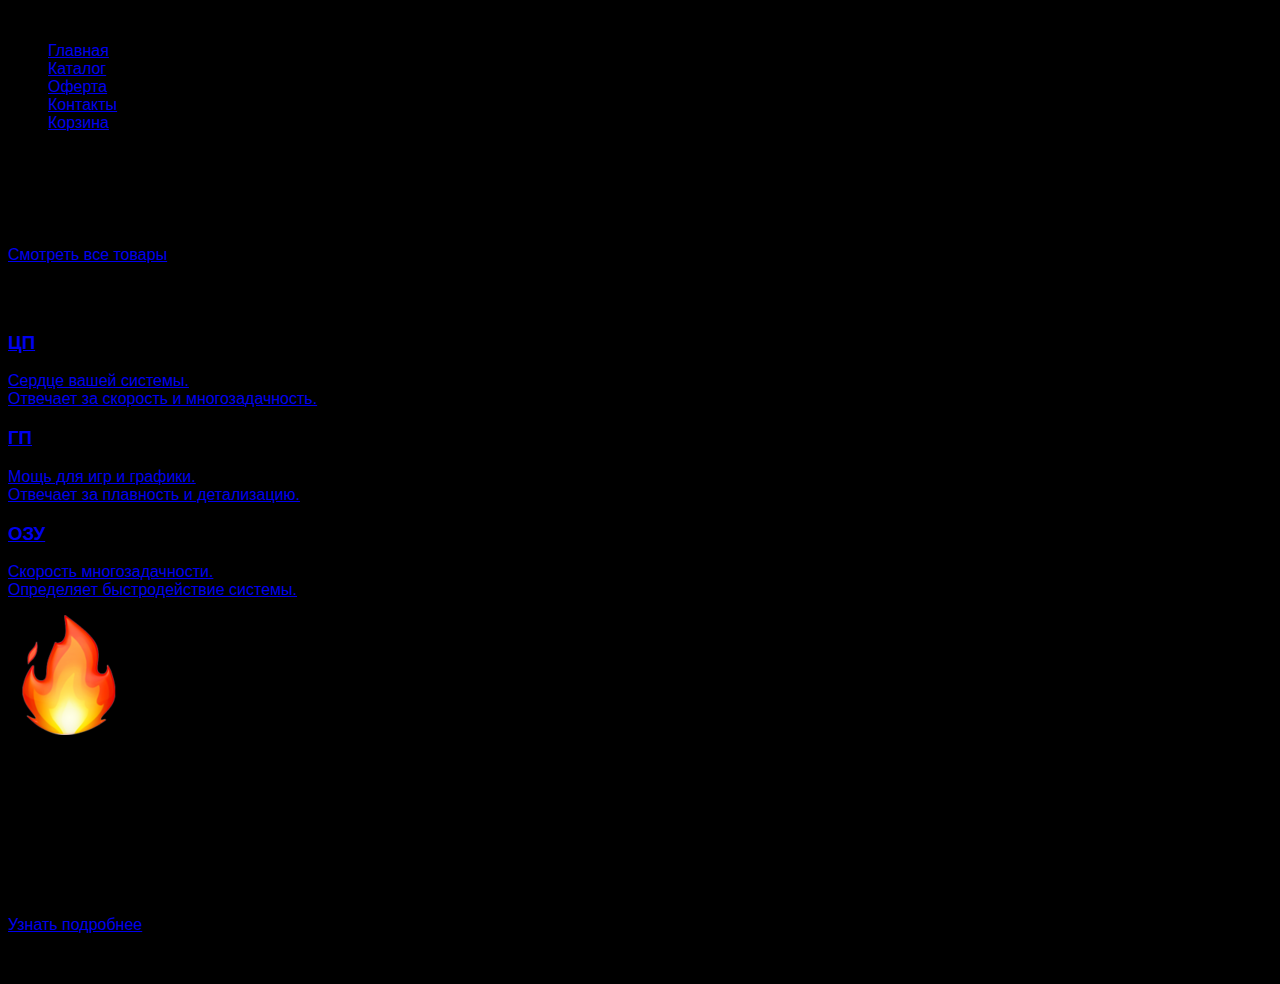
<file: index.html>
<!DOCTYPE html>
<html lang="ru">
<head>
    <meta charset="UTF-8">
    <meta name="viewport" content="width=device-width, initial-scale=1.0">
    <title>PCcomponents</title>
    <link href="https://fonts.googleapis.com/css2?family=Roboto:wght@400;700&display=swap" rel="stylesheet">
    <link rel="stylesheet" href="style.css">

    <script src="js/utils/remove-url.js"></script>
</head>
<body>
<header>
    <div class="container navbar">
        <div class="logo">PC<span>components</span></div>
        <div class="burger" id="burger">
            <span></span>
            <span></span>
            <span></span>
        </div>
        <nav>
            <ul class="nav-links">
                <li><a href="#">Главная</a></li>
                <li><a href="./catalog/index.html">Каталог</a></li>
                <li><a href="./offer/index.html">Оферта</a></li>
                <li><a href="./contacts/index.html">Контакты</a></li>
                <li><a href="./cart/index.html">Корзина</a></li>
            </ul>
        </nav>
    </div>
</header>
<main>
    <section id="hero">
        <div class="container">
            <h1>СОБЕРИ МОЩЬ, КОТОРАЯ ТЕБЕ НУЖНА</h1>
            <p>Максимальная производительность и широкий выбор комплектующих от ведущих производителей.</p>
            <a href="catalog/index.html" class="button">Смотреть все товары</a>
        </div>
    </section>

    <div id="categories">
        <div class="container">
            <h2>Выберите интересующий вас компонент</h2>
            <div class="category-grid">
                <a href="catalog/index.html?category=cpu" class="category-item">
                    <h3>ЦП</h3>
                    <p>Сердце вашей системы.<br>Отвечает за скорость и многозадачность.</p>
                </a>
                <a href="catalog/index.html?category=gpu" class="category-item">
                    <h3>ГП</h3>
                    <p>Мощь для игр и графики.<br>Отвечает за плавность и детализацию.</p>
                </a>
                <a href="catalog/index.html?category=ram" class="category-item">
                    <h3>ОЗУ</h3>
                    <p>Скорость многозадачности.<br>Определяет быстродействие системы.</p>
                </a>
            </div>
        </div>
    </div>

    <section id="featured">
        <div class="container">
            <div class="heading">
                <img src="images/fire_emoji.png" alt="fire_emoji">
                <h2>Товар недели</h2>
            </div>
            <div class="category-item">
                <h3>Оперативная память Adata XPG Lancer</h3>
                <p class="item-description">Память с самым растущим спросом.</p>
                <p class="item-price">50 000 руб.</p>
                <a href="./catalog/index.html?category=ram&vendor=adata&search=Adata XPG Lancer" class="button">Узнать подробнее</a>
            </div>
        </div>
    </section>
</main>
<footer>
    <div class="container">
        <p>&copy; 2025 PCcomponents. Все права защищены.</p>
    </div>
</footer>

<script>
    const burger = document.querySelector('.burger');
    const nav = document.querySelector('nav');

    burger.addEventListener('click', () => {
        burger.classList.toggle('active');
        nav.classList.toggle('active');
    });

    document.querySelectorAll('.nav-links a').forEach(link => {
        link.addEventListener('click', () => {
            burger.classList.remove('active');
            nav.classList.remove('active');
        });
    });
</script>
</body>
</html>
</file>
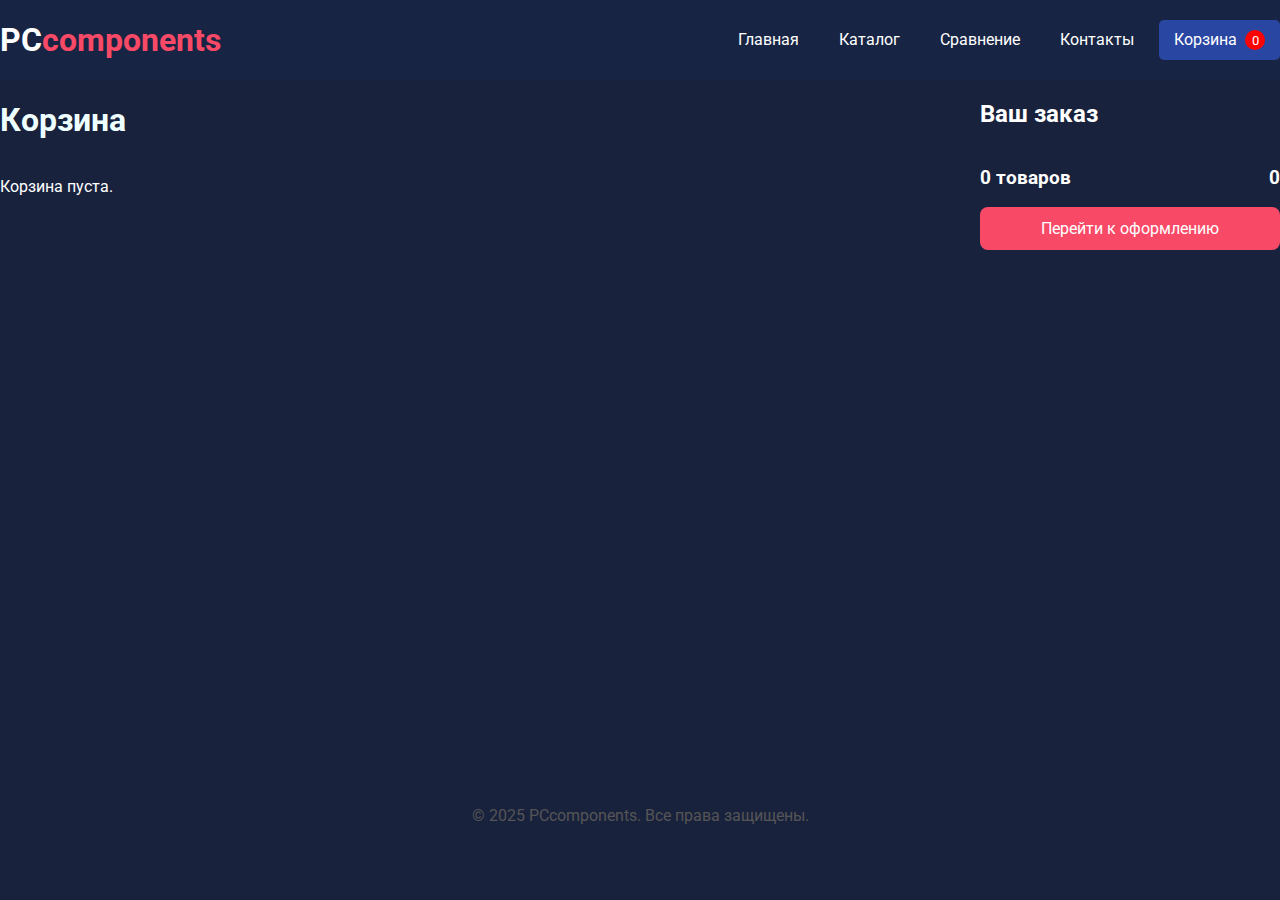
<file: cart/index.html>
<!DOCTYPE html>
<html lang="ru">
<head>
    <meta charset="UTF-8">
    <meta name="viewport" content="width=device-width, initial-scale=1.0">
    <title>Корзина</title>
    <link rel="preconnect" href="https://fonts.googleapis.com">
    <link rel="preconnect" href="https://fonts.gstatic.com" crossorigin>
    <link href="https://fonts.googleapis.com/css2?family=Roboto:ital,wght@0,100..900;1,100..900&display=swap" rel="stylesheet">
    <link rel="stylesheet" href="style.css">

    <script src="../js/pages/cart.js" type="module"></script>
</head>
<body>
<header>
    <div class="container navbar">
        <div class="logo">PC<span>components</span></div>
        <nav>
            <ul class="nav-links">
                <li><a href="../index.html">Главная</a></li>
                <li><a href="../catalog/index.html">Каталог</a></li>
                <li><a href="../comparison/index.html">Сравнение</a></li>
                <li><a href="../contacts/index.html">Контакты</a></li>
                <li class="cart-icon" onclick="alert('cart triggered')">
                    Корзина <span>0</span>
                </li>
            </ul>
        </nav>
    </div>
</header>
<main>
    <div class="container cart-layout">
        <div class="cart-products">
            <h1>Корзина</h1>
            <div class="products-grid" id="cartItems"></div>
        </div>
        <div class="cart-control">
            <h2>Ваш заказ</h2>
            <div style="display: flex; justify-content: space-between">
                <h3><span id="cartTotalItems">0</span> товаров</h3>
                <h3 id="cartTotal">0</h3>
            </div>
            <a class="button" id="checkout">Перейти к оформлению</a>
        </div>

        <div id="messageBox" class="message-box-overlay">
            <div class="message-box-content">
                <h3 id="messageTitle" class="message-box-title"></h3>
                <p id="messageText" class="message-box-text"></p>
                <button onclick="hideMessageBox()" class="message-box-button">
                    ОК
                </button>
            </div>
        </div>
    </div>
</main>
<footer>
    <div class="container">
        <p>&copy; 2025 PCcomponents. Все права защищены.</p>
    </div>
</footer>

<script>
    function showMessageBox(title, text) {
        document.getElementById('messageTitle').textContent = title;
        document.getElementById('messageText').textContent = text;
        document.getElementById('messageBox').classList.add('show');
    }

    function hideMessageBox() {
        document.getElementById('messageBox').classList.remove('show');
    }

    document.getElementById('checkout').addEventListener('click', () => {
        const total = document.getElementById('cartTotal');

        if (Number(total.textContent) === 0) {
            showMessageBox("Ошибка", "Корзина пуста");
            return;
        }

        showMessageBox(
            "Заказ оформлен!",
            `Ваш заказ на сумму ${total.textContent} успешно передан в обработку. Спасибо за покупку!`
        );
    });
</script>
</body>
</html>
</file>
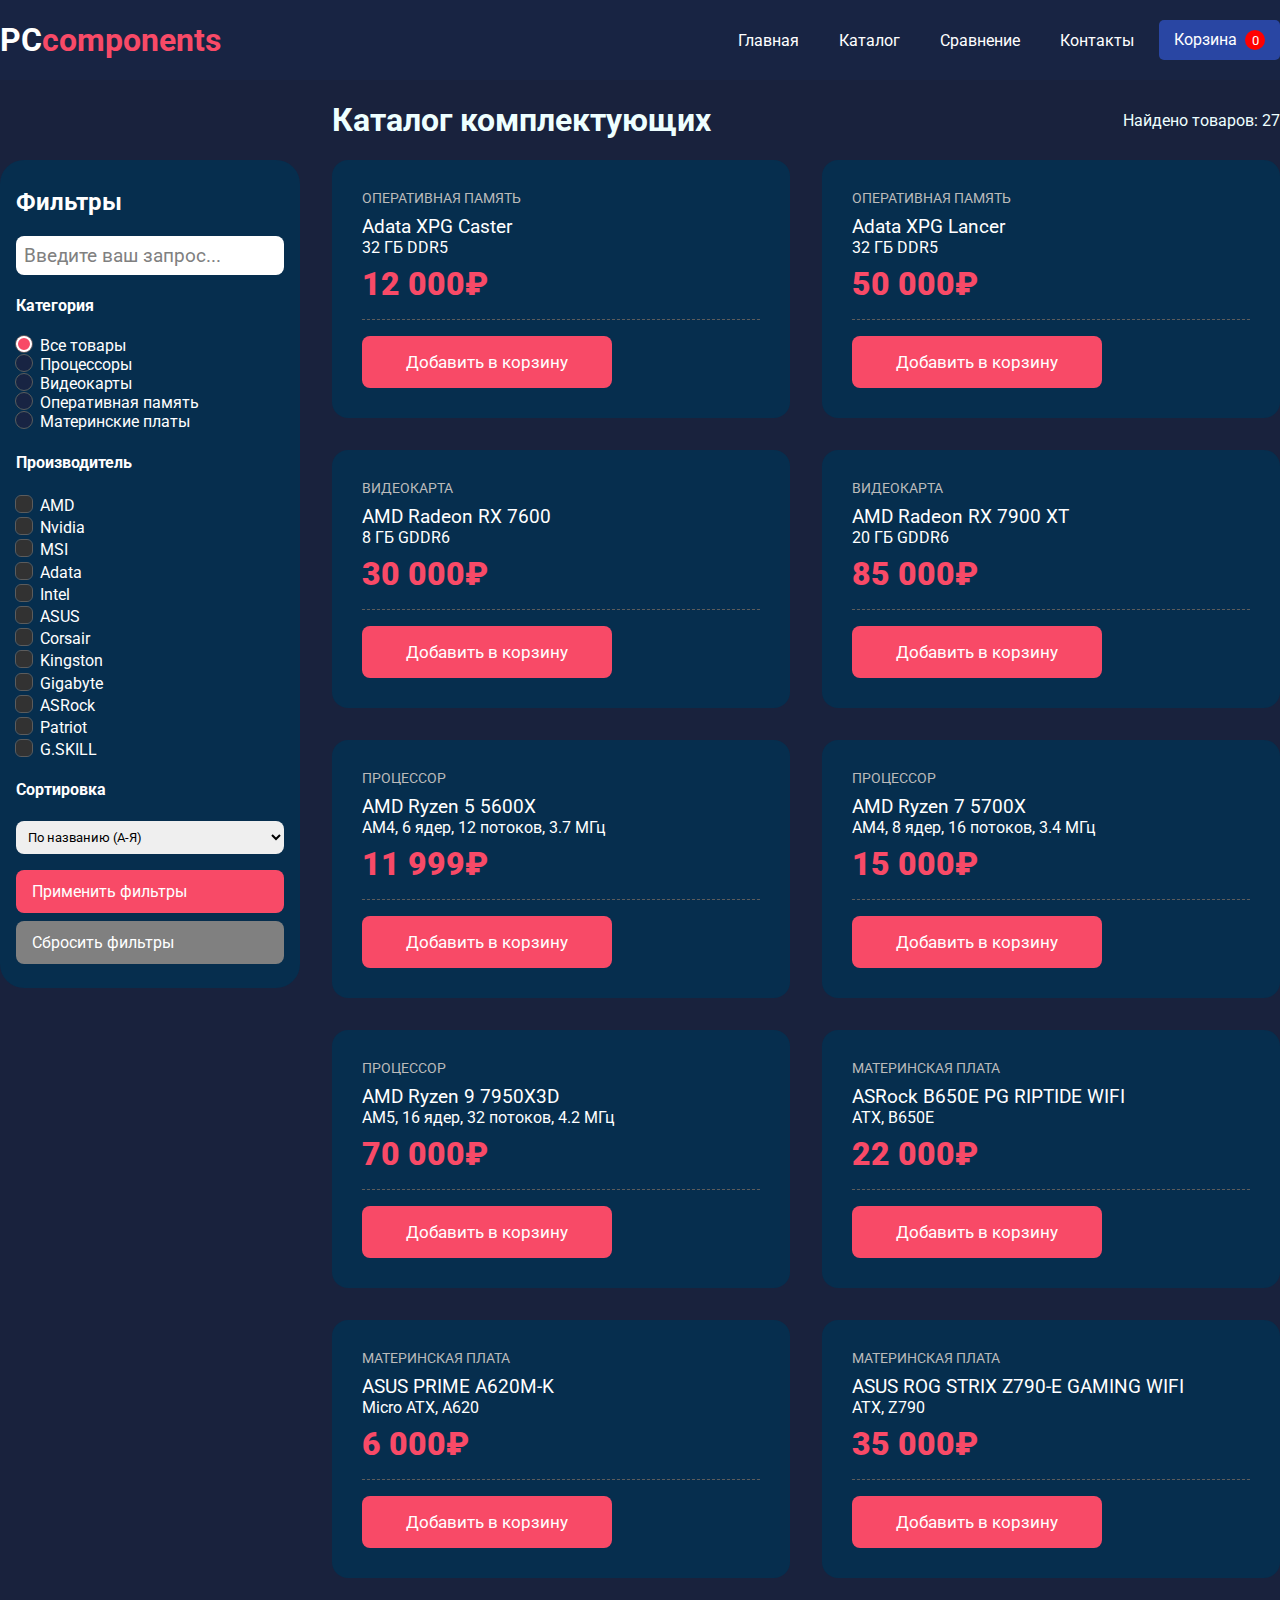
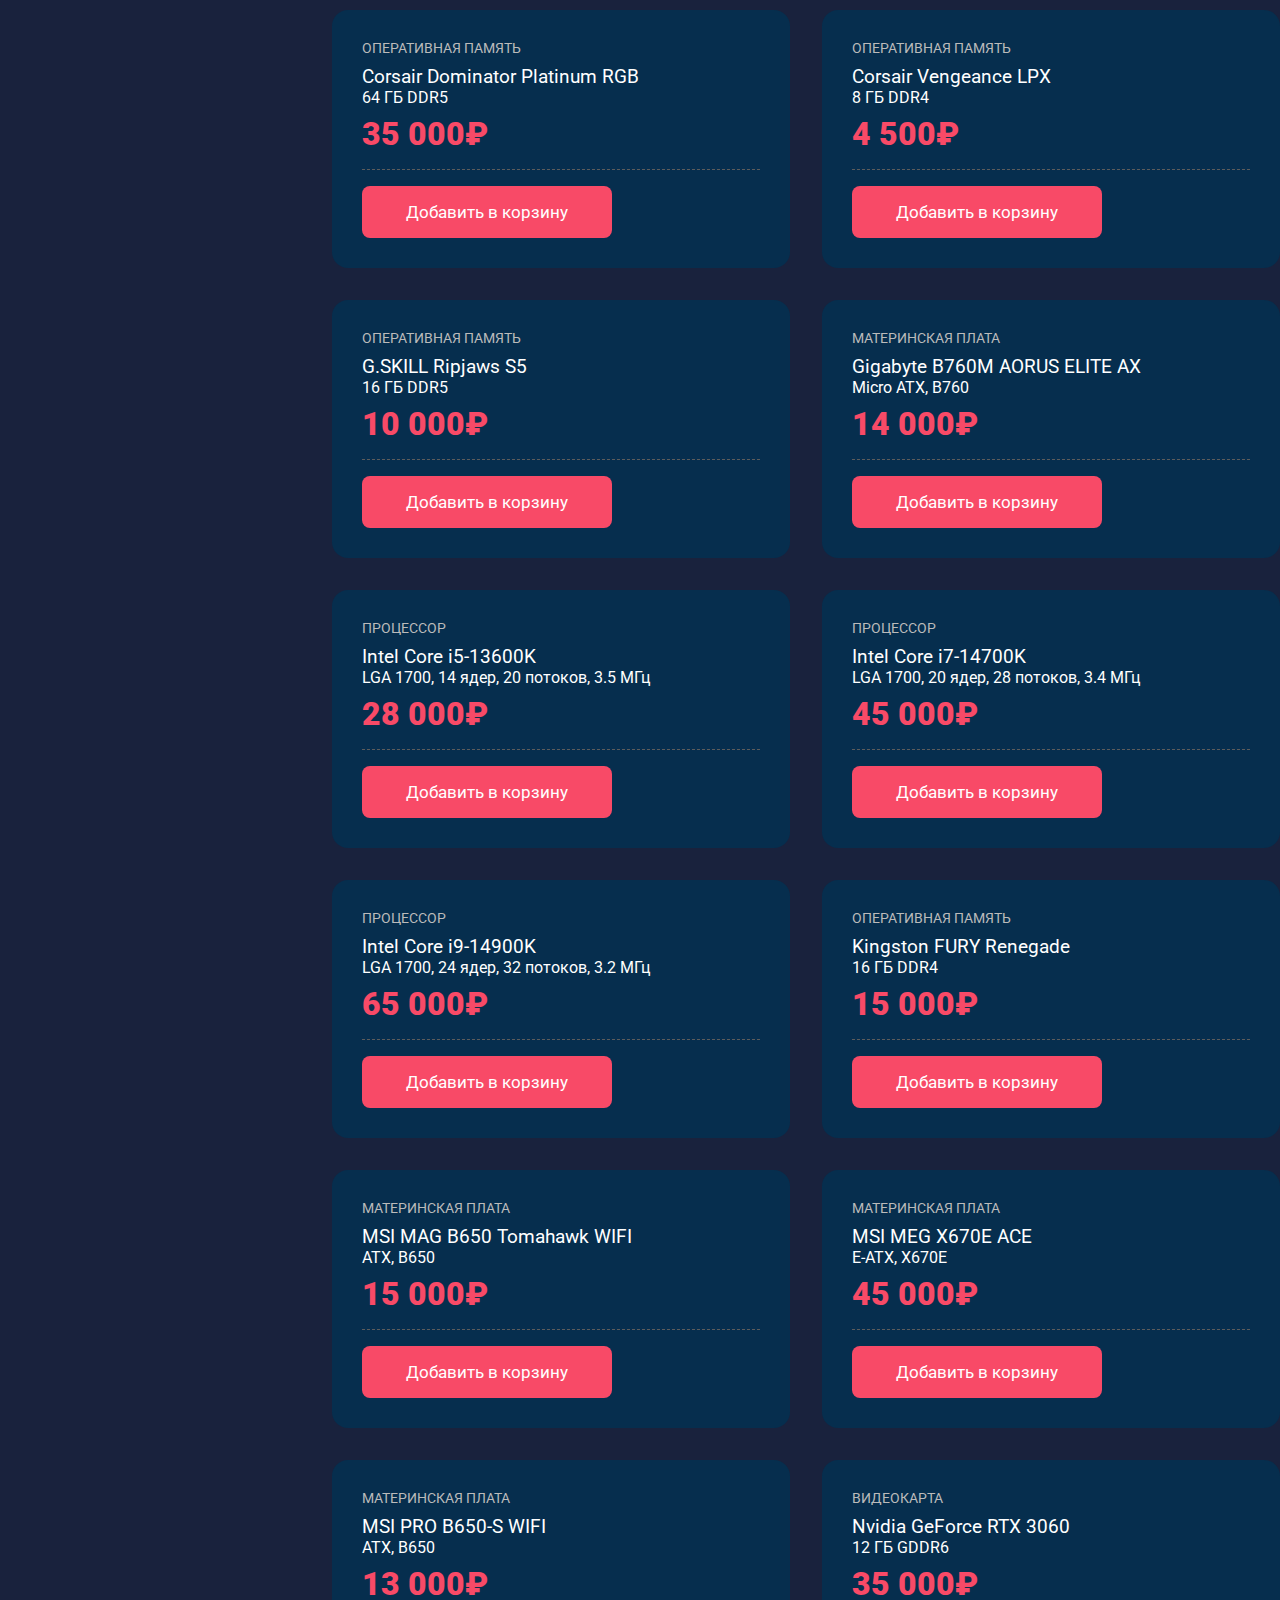
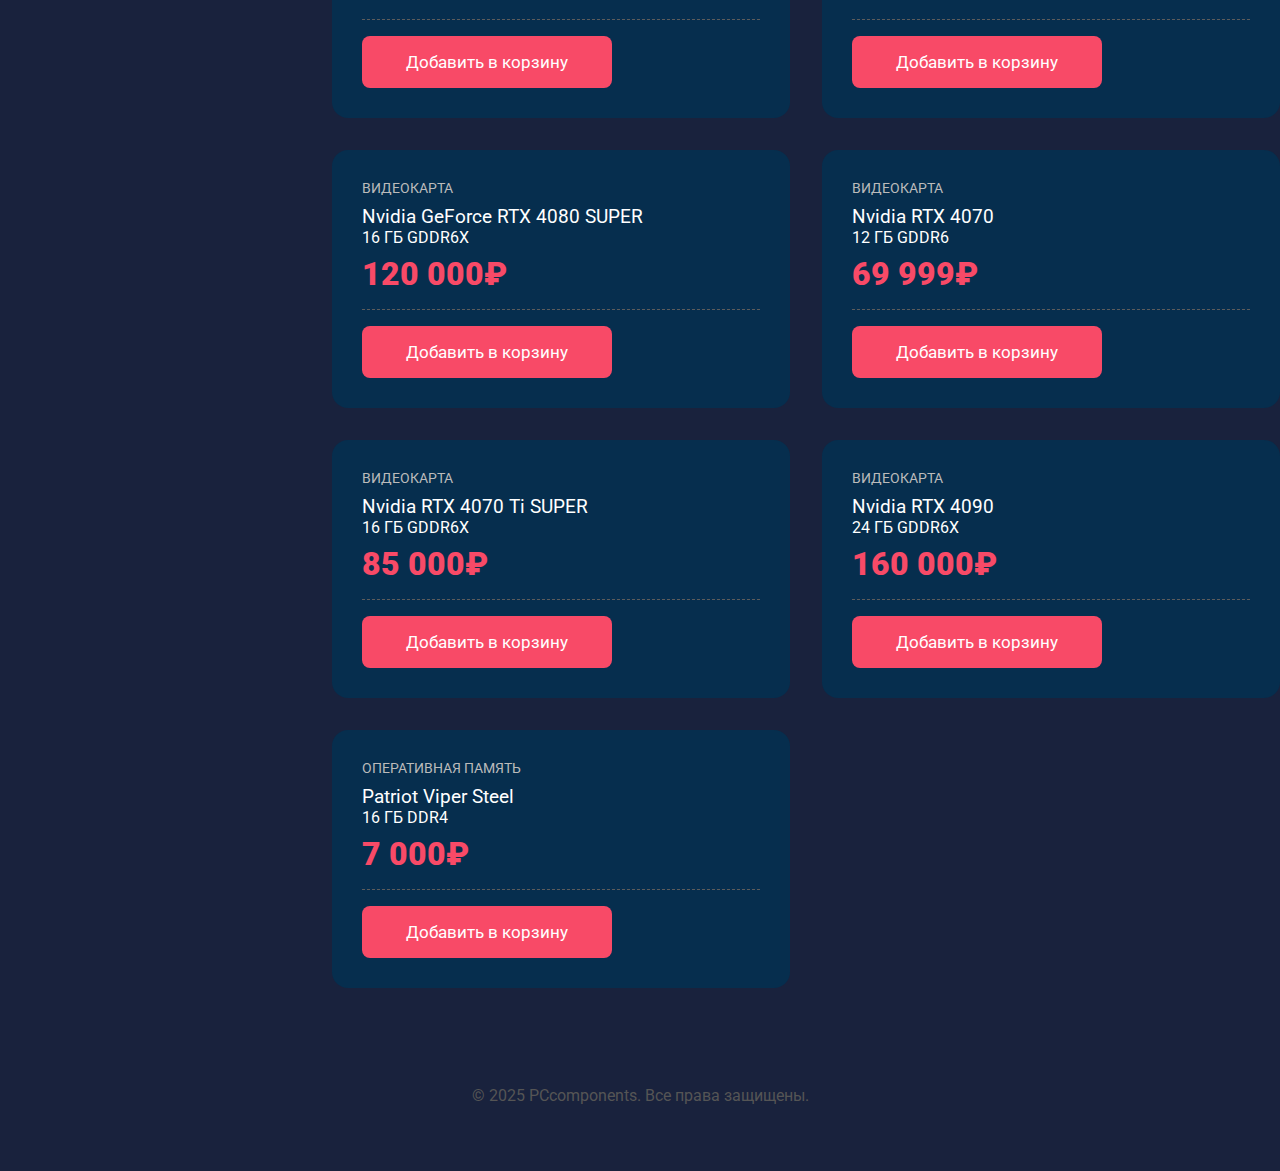
<file: catalog/index.html>
<!DOCTYPE html>
<html lang="ru">
<head>
    <meta charset="UTF-8">
    <meta name="viewport" content="width=device-width, initial-scale=1.0">
    <title>PCcomponents</title>
    <link rel="preconnect" href="https://fonts.googleapis.com">
    <link rel="preconnect" href="https://fonts.gstatic.com" crossorigin>
    <link href="https://fonts.googleapis.com/css2?family=Roboto:ital,wght@0,100..900;1,100..900&display=swap" rel="stylesheet">
    <link rel="stylesheet" href="style.css">

    <script type="module" src="../js/pages/catalog.js"></script>
</head>
<body>
<header>
    <div class="container navbar">
        <div class="logo">PC<span>components</span></div>
        <div class="burger" id="burger">
            <span></span>
            <span></span>
            <span></span>
        </div>
        <nav>
            <ul class="nav-links">
                <li><a href="../index.html">Главная</a></li>
                <li><a href="#">Каталог</a></li>
                <li><a href="../comparison/index.html">Сравнение</a></li>
                <li><a href="../contacts/index.html">Контакты</a></li>
                <li class="cart-icon-container">
                    <div class="cart-icon" id="cartToggle">
                        Корзина <span id="cartCount">0</span>
                    </div>

                    <div class="cart-modal" id="cartModal">
                        <div class="modal-content">
                            <span class="cart-close" id="cartClose">&times;</span>
                            <h2>Корзина</h2>

                            <div class="cart-items" id="cartItems"></div>

                            <div class="cart-total">
                                Итого: <span id="cartTotal">0</span> руб.
                            </div>
                            <a href="../cart/index.html" class="button">Перейти в корзину</a>
                        </div>
                    </div>
                </li>
            </ul>
        </nav>
    </div>
</header>
<main>
    <div class="container catalog-layout">
        <aside class="filters">
            <h2>Фильтры</h2>

            <button class="button filters-toggle-button" id="filtersToggle">Показать фильтры</button>

            <div class="filters-content" id="filtersContent">
                <label>
                    <input id="searchQuery" type="text" placeholder="Введите ваш запрос..." >
                </label>

                <div class="filter-group">
                    <h4>Категория</h4>
                    <input type="radio" name="category" value="all" class="radio-input" id="categoryAll" checked>
                    <label for="categoryAll" class="radio-label">Все товары</label>

                    <input type="radio" name="category" value="cpu" class="radio-input" id="categoryCPU">
                    <label for="categoryCPU" class="radio-label">Процессоры</label>

                    <input type="radio" name="category" value="gpu" class="radio-input" id="categoryGPU">
                    <label for="categoryGPU" class="radio-label">Видеокарты</label>

                    <input type="radio" name="category" value="ram" class="radio-input" id="categoryRAM">
                    <label for="categoryRAM" class="radio-label">Оперативная память</label>

                    <input type="radio" name="category" value="motherboard" class="radio-input" id="categoryMB">
                    <label for="categoryMB" class="radio-label">Материнские платы</label>
                </div>

                <div class="filter-group vendors" id="vendor-filters"></div>

                <div class="filter-group sort">
                    <h4>Сортировка</h4>
                    <select id="sortSelect" class="sort-select">
                        <option value="name-asc">По названию (А-Я)</option>
                        <option value="name-desc">По названию (Я-А)</option>
                        <option value="price-asc">По цене (возр.)</option>
                        <option value="price-desc">По цене (убыв.)</option>
                    </select>
                </div>

                <div class="filter-buttons">
                    <a href="#" class="button" id="applyFilters">Применить фильтры</a>
                    <a href="#" class="button secondary-button" id="resetFilters">Сбросить фильтры</a>
                </div>
            </div>
        </aside>

        <div class="products-container">
            <div class="products-header">
                <h1>Каталог комплектующих</h1>
                <div class="products-count">Найдено товаров: <span id="productsCount">0</span></div>
            </div>
            <div id="products" class="products-grid"></div>
        </div>
    </div>
</main>

<footer>
    <div class="container">
        <p>&copy; 2025 PCcomponents. Все права защищены.</p>
    </div>
</footer>

<script>
    const burger = document.querySelector('.burger');
    const nav = document.querySelector('nav');
    burger.addEventListener('click', () => {
        burger.classList.toggle('active');
        nav.classList.toggle('active');
        document.body.classList.toggle('menu-open');
    });

    const filtersToggle = document.querySelector('.filters-toggle-button');
    const filters = document.querySelector('.filters');

    filtersToggle?.addEventListener('click', () => {
        filters.classList.toggle('active');
    });
</script>
</body>
</html>
</file>
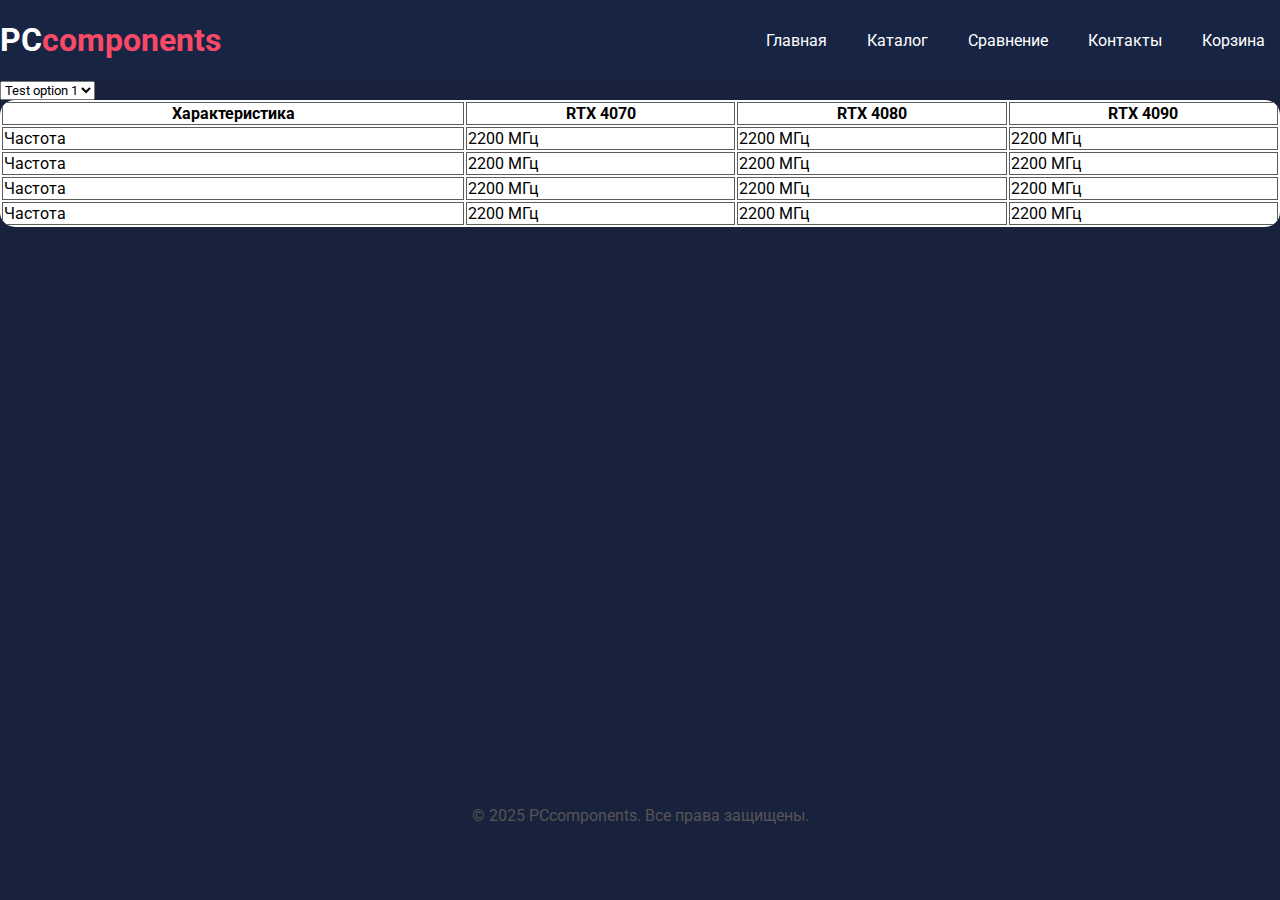
<file: comparison/index.html>
<!DOCTYPE html>
<html lang="ru">
<head>
    <meta charset="UTF-8">
    <meta name="viewport" content="width=device-width, initial-scale=1.0">
    <title>Сравнение</title>
    <link rel="preconnect" href="https://fonts.googleapis.com">
    <link rel="preconnect" href="https://fonts.gstatic.com" crossorigin>
    <link href="https://fonts.googleapis.com/css2?family=Roboto:ital,wght@0,100..900;1,100..900&display=swap" rel="stylesheet">
    <link rel="stylesheet" href="style.css">

    <script src="../js/pages/comparison.js" type="module"></script>
</head>
<body>
<header>
    <div class="container navbar">
        <div class="logo">PC<span>components</span></div>
        <nav>
            <ul class="nav-links">
                <li><a href="../index.html">Главная</a></li>
                <li><a href="../catalog/index.html">Каталог</a></li>
                <li><a href="#">Сравнение</a></li>
                <li><a href="../contacts/index.html">Контакты</a></li>
                <li><a href="../cart/index.html">Корзина</a></li>
            </ul>
        </nav>
    </div>
</header>
<main>
    <div class="container">
        <select id="firstItemSelect">
            <option>Test option 1</option>
        </select>


        <div id="comparisonItems">
            <table class="comparison-table">
                <tr>
                    <th>Характеристика</th>
                    <th>RTX 4070</th>
                    <th>RTX 4080</th>
                    <th>RTX 4090</th>
                </tr>
                <tr>
                    <td>Частота</td>
                    <td>2200 МГц</td>
                    <td>2200 МГц</td>
                    <td>2200 МГц</td>
                </tr>
                <tr>
                    <td>Частота</td>
                    <td>2200 МГц</td>
                    <td>2200 МГц</td>
                    <td>2200 МГц</td>
                </tr>
                <tr>
                    <td>Частота</td>
                    <td>2200 МГц</td>
                    <td>2200 МГц</td>
                    <td>2200 МГц</td>
                </tr>
                <tr>
                    <td>Частота</td>
                    <td>2200 МГц</td>
                    <td>2200 МГц</td>
                    <td>2200 МГц</td>
                </tr>
            </table>

        </div>
    </div>
</main>
<footer>
    <div class="container">
        <p>&copy; 2025 PCcomponents. Все права защищены.</p>
    </div>
</footer>
</body>
</html>
</file>
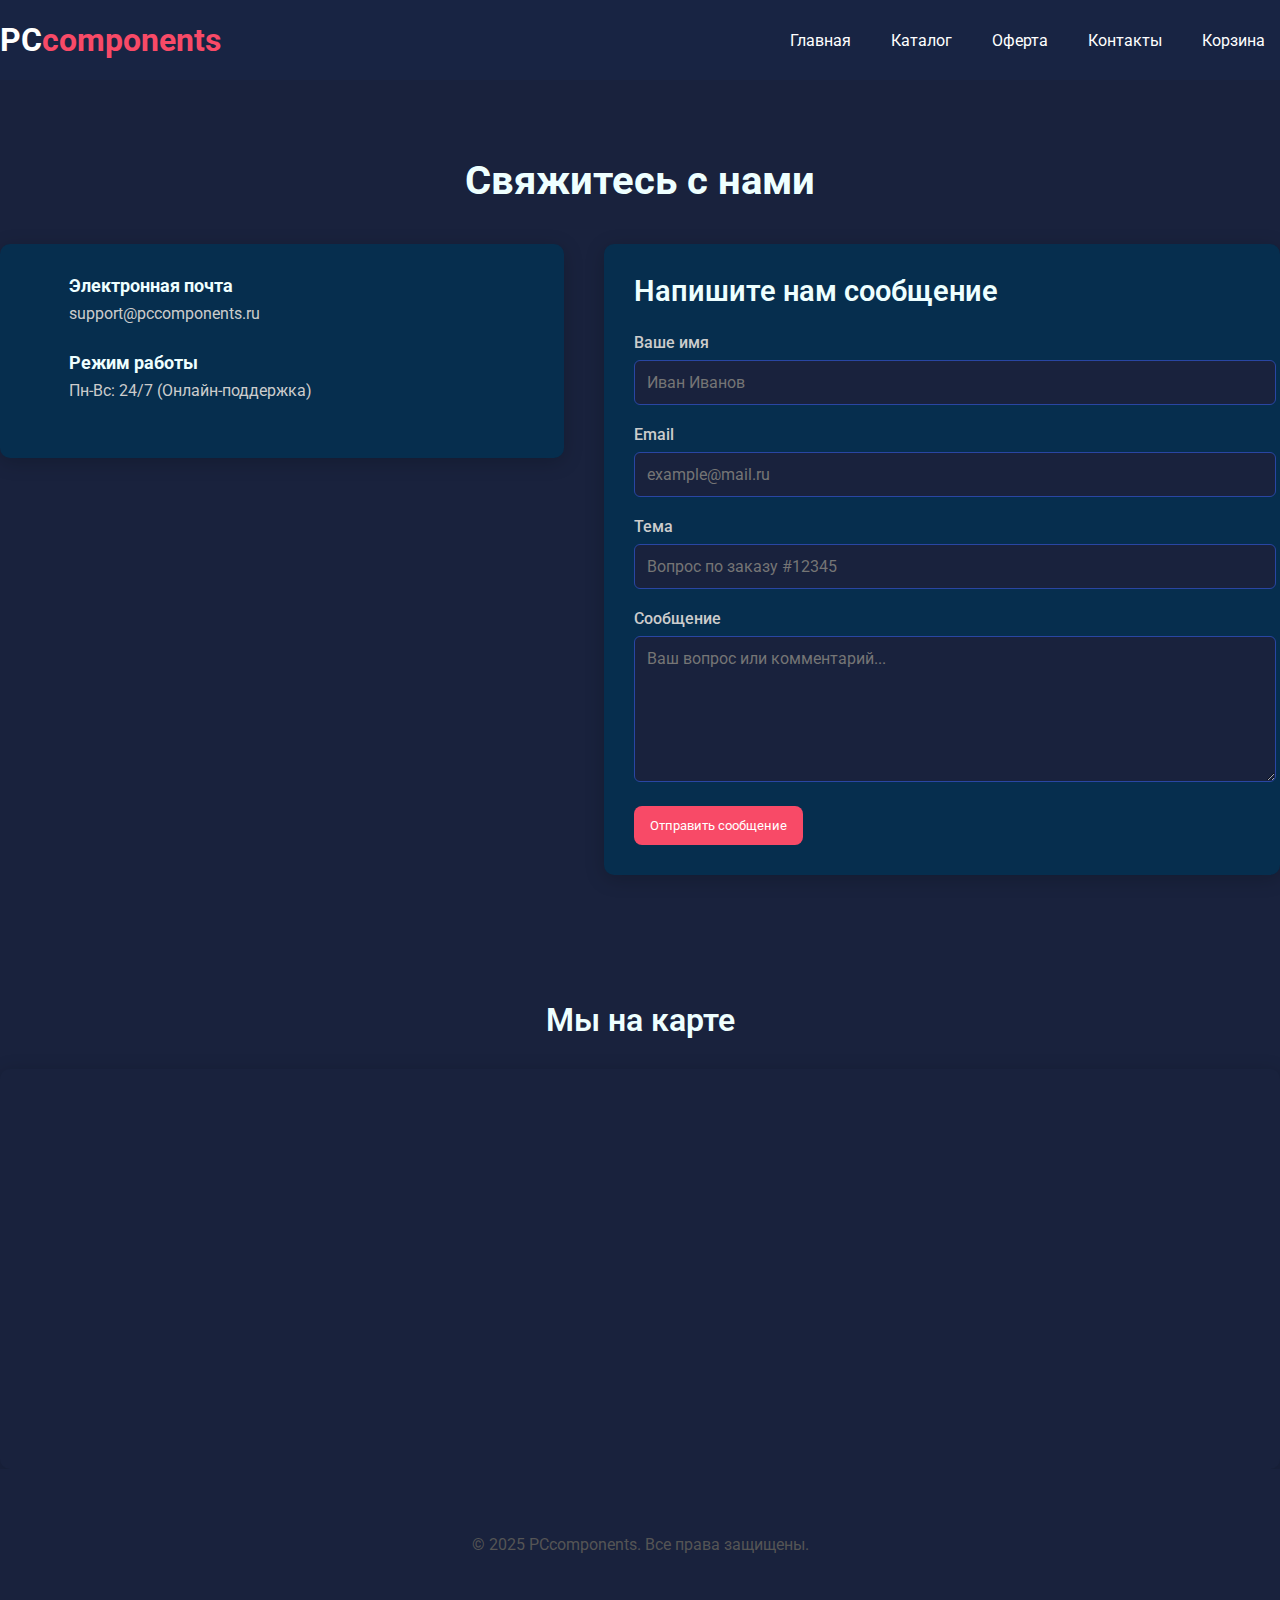
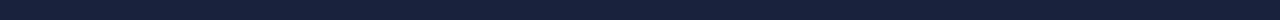
<file: contacts/index.html>
<!DOCTYPE html>
<html lang="ru">
<head>
    <meta charset="UTF-8">
    <meta name="viewport" content="width=device-width, initial-scale=1.0">
    <title>Контакты</title>
    <link rel="preconnect" href="https://fonts.googleapis.com">
    <link rel="preconnect" href="https://fonts.gstatic.com" crossorigin>
    <link href="https://fonts.googleapis.com/css2?family=Roboto:ital,wght@0,100..900;1,100..900&display=swap" rel="stylesheet">
    <link rel="stylesheet" href="style.css">
</head>
<body>
<header>
    <div class="container navbar">
        <div class="logo">PC<span>components</span></div>
        <div class="burger" id="burger">
            <span></span>
            <span></span>
            <span></span>
        </div>
        <nav>
            <ul class="nav-links">
                <li><a href="../index.html">Главная</a></li>
                <li><a href="../catalog/index.html">Каталог</a></li>
                <li><a href="../offer/index.html">Оферта</a></li>
                <li><a href="../contacts/index.html">Контакты</a></li>
                <li><a href="../cart/index.html">Корзина</a></li>
            </ul>
        </nav>
    </div>
</header>
<main>
    <section class="contact-section">
        <div class="container">
            <h1>Свяжитесь с нами</h1>

            <div class="contact-grid">
                <div class="contact-info">
                    <div class="info-item">
                        <i data-feather="map-pin" class="icon"></i>
                        <p>
                        <p>
                            <strong>Электронная почта</strong>
                            <a href="mailto:support@pccomponents.ru">support@pccomponents.ru</a>
                        </p>
                    </div>
                    <div class="info-item">
                        <i data-feather="clock" class="icon"></i>
                        <p>
                            <strong>Режим работы</strong>
                            Пн-Вс: 24/7 (Онлайн-поддержка)
                        </p>
                    </div>
                </div>

                <div class="contact-form-card">
                    <h2>Напишите нам сообщение</h2>
                    <form id="contact-form">
                        <div class="form-group">
                            <label for="name">Ваше имя</label>
                            <input type="text" id="name" name="name" required placeholder="Иван Иванов">
                        </div>
                        <div class="form-group">
                            <label for="email">Email</label>
                            <input type="email" id="email" name="email" required placeholder="example@mail.ru">
                        </div>
                        <div class="form-group">
                            <label for="subject">Тема</label>
                            <input type="text" id="subject" name="subject" required placeholder="Вопрос по заказу #12345">
                        </div>
                        <div class="form-group">
                            <label for="message">Сообщение</label>
                            <textarea id="message" name="message" required placeholder="Ваш вопрос или комментарий..."></textarea>
                        </div>
                        <button type="submit" class="button">Отправить сообщение</button>
                    </form>
                    <div id="form-success" class="success-message">
                        Сообщение успешно отправлено! Мы свяжемся с вами в ближайшее время.
                    </div>
                </div>
            </div>
        </div>
    </section>

    <section class="map-section">
        <div class="container">
            <h2>Мы на карте</h2>
            <div class="map-container">
                <iframe src="https://www.google.com/maps/embed?pb=!1m18!1m12!1m3!1d1888.6303751011562!2d37.50487817403052!3d55.74160366903563!2m3!1f0!2f0!3f0!3m2!1i1024!2i768!4f13.1!3m3!1m2!1s0x46b54957194432dd%3A0xd780fda110bdc756!2z0KLQpiDQk9C-0YDQsdGD0YjQutCw!5e0!3m2!1sru!2sae!4v1765231164436!5m2!1sru!2sae"
                        width="600" height="450" style="border:0;" allowfullscreen="" loading="lazy" referrerpolicy="no-referrer-when-downgrade"></iframe>
            </div>
        </div>
    </section>
</main>
<footer>
    <div class="container">
        <p>&copy; 2025 PCcomponents. Все права защищены.</p>
    </div>
</footer>

<script>
    document.getElementById('contact-form').addEventListener('submit', function(event) {
        event.preventDefault();

        const form = event.target;
        const successMessage = document.getElementById('form-success');
        const submitButton = form.querySelector('.button');

        submitButton.textContent = 'Отправка...';
        submitButton.disabled = true;

        setTimeout(() => {
            form.reset();
            successMessage.style.display = 'block';

            submitButton.textContent = 'Отправить сообщение';
            submitButton.disabled = false;

            setTimeout(() => {
                successMessage.style.display = 'none';
            }, 5000);

            document.getElementById('name').value = '';
            document.getElementById('email').value = '';
            document.getElementById('subject').value = '';
            document.getElementById('message').value = '';

        }, 1500);
    });

    document.addEventListener('DOMContentLoaded', function() {
        const burger = document.getElementById('burger');
        const nav = document.querySelector('nav');
        const body = document.body;

        if (burger) {
            burger.addEventListener('click', function() {
                this.classList.toggle('active');
                nav.classList.toggle('active');
                body.classList.toggle('menu-open');
            });

            const navLinks = document.querySelectorAll('.nav-links a');
            navLinks.forEach(link => {
                link.addEventListener('click', function() {
                    burger.classList.remove('active');
                    nav.classList.remove('active');
                    body.classList.remove('menu-open');
                });
            });

            body.addEventListener('click', function(e) {
                if (body.classList.contains('menu-open') &&
                    !nav.contains(e.target) &&
                    !burger.contains(e.target)) {
                    burger.classList.remove('active');
                    nav.classList.remove('active');
                    body.classList.remove('menu-open');
                }
            });
        }
    });
</script>
</body>
</html>
</file>
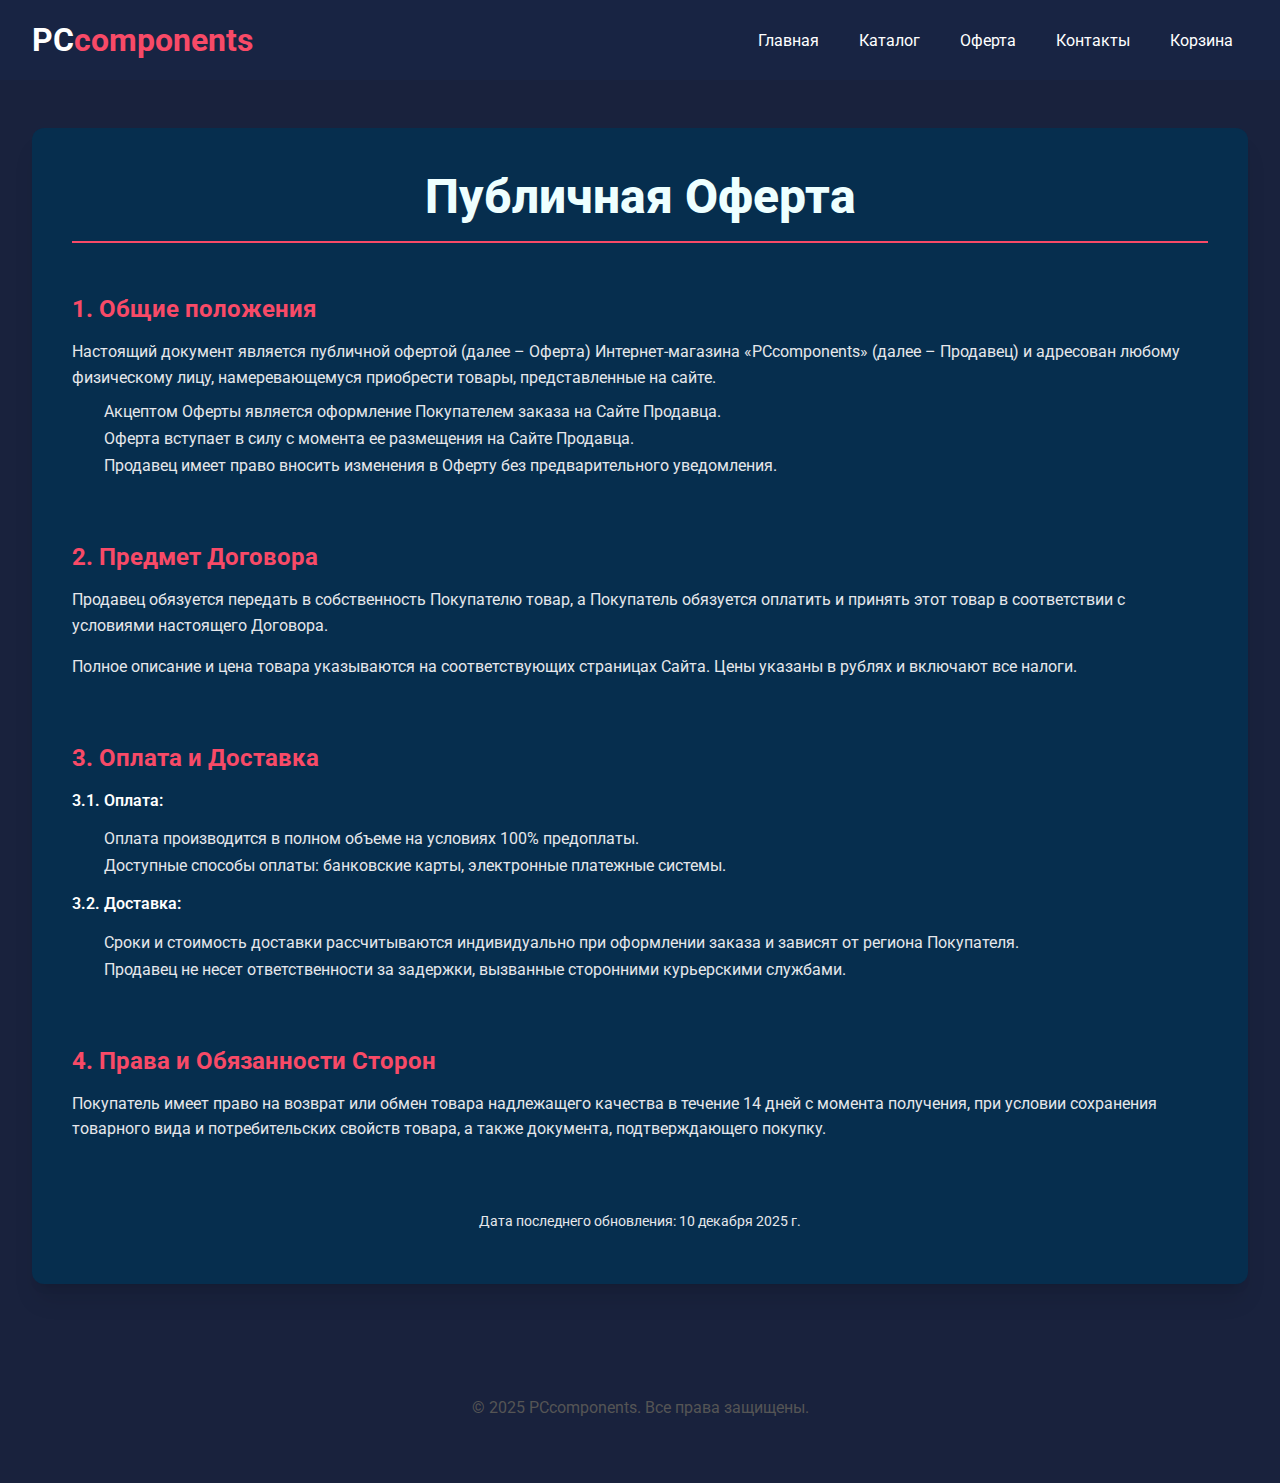
<file: offer/index.html>
<!DOCTYPE html>
<html lang="ru">
<head>
    <meta charset="UTF-8">
    <meta name="viewport" content="width=device-width, initial-scale=1.0">
    <title>Сравнение</title>
    <link rel="preconnect" href="https://fonts.googleapis.com">
    <link rel="preconnect" href="https://fonts.gstatic.com" crossorigin>
    <link href="https://fonts.googleapis.com/css2?family=Roboto:ital,wght@0,100..900;1,100..900&display=swap" rel="stylesheet">
    <link rel="stylesheet" href="style.css">
</head>
<body>
<header>
    <div class="container navbar">
        <div class="logo">PC<span>components</span></div>
        <div class="burger" id="burger">
            <span></span>
            <span></span>
            <span></span>
        </div>
        <nav>
            <ul class="nav-links">
                <li><a href="../index.html">Главная</a></li>
                <li><a href="../catalog/index.html">Каталог</a></li>
                <li><a href="../offer/index.html">Оферта</a></li>
                <li><a href="../contacts/index.html">Контакты</a></li>
                <li><a href="../cart/index.html">Корзина</a></li>
            </ul>
        </nav>
    </div>
</header>
<main>
    <div class="container">
        <div class="offer-card">
            <h1>
                Публичная Оферта
            </h1>

            <section>
                <h2>1. Общие положения</h2>
                <p>
                    Настоящий документ является публичной офертой (далее – Оферта) Интернет-магазина «PCcomponents» (далее – Продавец) и адресован любому физическому лицу, намеревающемуся приобрести товары, представленные на сайте.
                </p>
                <ul>
                    <li>Акцептом Оферты является оформление Покупателем заказа на Сайте Продавца.</li>
                    <li>Оферта вступает в силу с момента ее размещения на Сайте Продавца.</li>
                    <li>Продавец имеет право вносить изменения в Оферту без предварительного уведомления.</li>
                </ul>
            </section>

            <section>
                <h2>2. Предмет Договора</h2>
                <p>
                    Продавец обязуется передать в собственность Покупателю товар, а Покупатель обязуется оплатить и принять этот товар в соответствии с условиями настоящего Договора.
                </p>
                <p>
                    Полное описание и цена товара указываются на соответствующих страницах Сайта. Цены указаны в рублях и включают все налоги.
                </p>
            </section>

            <section>
                <h2>3. Оплата и Доставка</h2>
                <div>
                    <p class="subtitle">3.1. Оплата:</p>
                    <ul>
                        <li>Оплата производится в полном объеме на условиях 100% предоплаты.</li>
                        <li>Доступные способы оплаты: банковские карты, электронные платежные системы.</li>
                    </ul>

                    <p class="subtitle">3.2. Доставка:</p>
                    <ul>
                        <li>Сроки и стоимость доставки рассчитываются индивидуально при оформлении заказа и зависят от региона Покупателя.</li>
                        <li>Продавец не несет ответственности за задержки, вызванные сторонними курьерскими службами.</li>
                    </ul>
                </div>
            </section>

            <section>
                <h2>4. Права и Обязанности Сторон</h2>
                <p>
                    Покупатель имеет право на возврат или обмен товара надлежащего качества в течение 14 дней с момента получения, при условии сохранения товарного вида и потребительских свойств товара, а также документа, подтверждающего покупку.
                </p>
            </section>

            <p class="last-updated">
                Дата последнего обновления: 10 декабря 2025 г.
            </p>

        </div>
    </div>
</main>
<footer>
    <div class="container">
        <p>&copy; 2025 PCcomponents. Все права защищены.</p>
    </div>
</footer>

<script>
    document.addEventListener('DOMContentLoaded', function() {
        const burger = document.getElementById('burger');
        const nav = document.querySelector('nav');
        const body = document.body;

        if (burger) {
            burger.addEventListener('click', function() {
                this.classList.toggle('active');
                nav.classList.toggle('active');
                body.classList.toggle('menu-open');
            });

            const navLinks = document.querySelectorAll('.nav-links a');
            navLinks.forEach(link => {
                link.addEventListener('click', function() {
                    burger.classList.remove('active');
                    nav.classList.remove('active');
                    body.classList.remove('menu-open');
                });
            });

            body.addEventListener('click', function(e) {
                if (body.classList.contains('menu-open') &&
                    !nav.contains(e.target) &&
                    !burger.contains(e.target)) {
                    burger.classList.remove('active');
                    nav.classList.remove('active');
                    body.classList.remove('menu-open');
                }
            });
        }
    });
</script>
</body>
</html>
</file>
<file: style.css>
body {
	font-family: 'Montserrat', sans-serif;
	background-color: black;
}
.Avatar_Wrapper {
	position: relative;
}
.Avatar {
	display: block;
	position: absolute;
	width: 40px;
	height: 40px;
}
</file>
<file: cart/style.css>
* {
    font-family: Roboto, sans-serif;
}

:root {
    --bg-color: #182443;
    --bg-dark-color: #19223D;
    --text-heading-color: #eeffff;
    --accent-color: #F84A67;
    --card-color: #062e4e;
    --text-muted: #94a3b8;
}

body {
    margin: 0;
    background-color: var(--bg-dark-color);
}

header {
    background: var(--bg-color);
    height: 80px;
    align-content: center;
}

a {
    text-decoration: none;
    color: inherit;
}

li {
    list-style: none;
}

.checkbox-input {
    appearance: none;
    position: absolute;
}

.checkbox-label {
    position: relative;
    padding-left: 1.5rem;
}

.button {
    display: inline-block;
    width: 100%;
    background-color: var(--accent-color);
    color: white;

    border-radius: 0.5rem;
    padding: 0.75rem 1rem;
    cursor: pointer;
    box-sizing: border-box;
    text-align: center;

    transition: transform 0.2s, filter 0.2s;
}

.button:hover {
    transform: scale(1.05);
    filter: brightness(1.1);
}

.button.secondary-button {
    background-color: gray;
}

.container {
    max-width: 1280px;
    margin: 0 auto;
}

.navbar {
    display: flex;
    justify-content: space-between;
}

.nav-links {
    display: flex;
    flex-direction: row;
    gap: 10px;

    color: #ffffff;
}

.nav-links li {
    padding: 10px 15px;
    border-radius: 5px;

    transition: background-color 0.3s ease;
}

.nav-links li:hover {
    background-color: #2946a3;
}

.nav-links .cart-icon {
    background-color: #2946a3;

    display: flex;
    gap: 0.5rem;
}

.nav-links .cart-icon span {
    background-color: red;
    width: 20px;
    height: 20px;

    display: flex;
    align-items: center;
    justify-content: center;

    border-radius: 50%;

    font-size: 0.8rem;
}

.logo {
    color: #fff;
    font-weight: bold;
    font-size: 32px;

    align-content: center;
}

.logo span {
    color: var(--accent-color);
}

main {
    background-color: var(--bg-dark-color);
    min-height: calc(100vh - 15rem);
}

.cart-layout {
    display: grid;
    grid-template-columns: 1fr 300px;
    gap: 2rem;
}

.cart-products h1 {
    color: var(--text-heading-color);
}

.products-grid {
    display: grid;
    grid-template-columns: 1fr;
    gap: 1rem;
}

.cart-item {
    display: flex;
    background-color: var(--card-color);
    color: #fff;

    padding: 2rem;
    justify-content: space-between;

    border-radius: 0.5rem;
}

.cart-left-container {
    display: flex;
    align-items: center;

    gap: 1rem;
}

.cart-left-container .item-count-buttons {
    display: flex;
}

.cart-left-container input {
    width: 2rem;
    outline: none;

    text-align: center;
}



.cart-right-container button {
    width: 5rem;
}

.product-name {
    font-weight: bold;
}

.product-price {
    font-weight: 400;
    color: #5c5c5c;
}

.cart-remove {
    font-size: 3rem;
    line-height: 3rem;

    cursor: pointer;
}

.cart-remove:hover {
    color: #6a6a6a;
}

.cart-control {
    color: #fff;
}

.message-box-overlay {
    position: fixed;
    top: 0;
    left: 0;
    right: 0;
    bottom: 0;
    background-color: rgba(0, 0, 0, 0.8);
    backdrop-filter: blur(5px);
    z-index: 100;
    display: none;
    align-items: center;
    justify-content: center;
    padding: 1rem;
}

.message-box-overlay.show {
    display: flex;
}

.message-box-content {
    background-color: var(--bg-color);
    padding: 2.5rem;
    border-radius: 0.75rem;
    box-shadow: 0 0 20px rgba(0, 0, 0, 0.5);
    max-width: 450px;
    width: 100%;
    border: 1px solid var(--accent-color);
    animation: fadeIn 0.3s ease-out;
}

@keyframes fadeIn {
    from { opacity: 0; transform: scale(0.9); }
    to { opacity: 1; transform: scale(1); }
}

.message-box-title {
    font-size: 20px;
    font-weight: bold;
    margin-bottom: 1rem;
    color: var(--accent-color);
}

.message-box-text {
    color: var(--text-muted);
    margin-bottom: 2rem;
    font-size: 16px;
}

.message-box-button {
    background-color: var(--accent-color);
    width: 100%;
    color: var(--bg-dark-color);
    font-weight: bold;
    padding: 0.75rem 0;
    border-radius: 0.5rem;
    transition: all 0.3s;
    border: none;
    cursor: pointer;
    text-transform: uppercase;
}
.message-box-button:hover {
    background-color: #60a5fa;
}

footer {
    padding: 50px 25px;
    text-align: center;
    background-color: var(--bg-dark-color);
}

footer p {
    color: #555555;
}
</file>
<file: catalog/style.css>
@import "../custom-scrollbar.css";

* {
    font-family: Roboto, sans-serif;
}

:root {
    --bg-color: #182443;
    --bg-dark-color: #19223D;
    --text-heading-color: #eeffff;
    --accent-color: #F84A67;
    --card-color: #062e4e;
    --cart-color: #474edc;
}

html {
    scroll-behavior: smooth;
}

body {
    margin: 0;
    background-color: var(--bg-dark-color);
}

header {
    background: var(--bg-color);
    height: 80px;
    align-content: center;

    position: sticky;
    top: 0;

    z-index: 100;
}

a {
    text-decoration: none;
    color: inherit;
}

li {
    list-style: none;
}

.radio-input {
    appearance: none;
    position: absolute;
}

.radio-label {
    position: relative;
    padding-left: 1.5rem;

    display: inline-block;
}

.radio-label::before {
    content: '';
    display: block;
    width: 1rem;
    height: 1rem;

    background-color: var(--bg-color);
    border-radius: 50%;
    outline: #5c5c5c 1px solid;

    position: absolute;
    left: 0;
    top: 0;

    z-index: 1;
}

.radio-label::after {
    content: '';
    display: block;
    width: 1rem;
    height: 1rem;

    box-shadow: inset 0 0 0 2px #fff;
    border-radius: 50%;
    opacity: 0;

    position: absolute;
    background: none;
    left: 0;
    top: 0;

    transition: opacity 0.3s;

    z-index: 2;
}

.radio-input:checked + .radio-label::before {
    background-color: var(--accent-color);
}

.radio-input:checked + .radio-label::after {
    opacity: 1;
}

.checkbox-input {
    appearance: none;
    position: absolute;
}

.checkbox-label {
    position: relative;
    padding-left: 1.5rem;
}

.checkbox-label::before {
    content: '';
    display: block;
    width: 1rem;
    height: 1rem;

    background-color: #323232;
    outline: 1px solid #5c5c5c;
    border-radius: 5px;

    position: absolute;
    inset: 0;
    z-index: 1;
}

.checkbox-label::after {
    content: '';
    display: block;
    width: 1rem;
    height: 1rem;

    color: #fff;
    background: url("../images/check.svg") no-repeat;
    background-size: 1rem 1rem;
    opacity: 0;

    transition: opacity 0.3s;

    position: absolute;
    inset: 0;
    z-index: 2;
}

.checkbox-input:checked + .checkbox-label::after {
    opacity: 1;
}

.checkbox-input:checked + .checkbox-label::before {
    background-color: var(--accent-color);
    outline: none;
}

.button {
    display: inline-block;
    background-color: var(--accent-color);
    color: white;
    align-content: space-between;

    border-radius: 0.5rem;
    padding: 0.75rem 1rem;

    transition: transform 0.2s, filter 0.2s;
}

.button:hover {
    transform: scale(1.05);
    filter: brightness(1.1);
}

.button.secondary-button {
    background-color: gray;
}

.container {
    max-width: 1280px;
    margin: 0 auto;
}

.navbar {
    display: flex;
    justify-content: space-between;
}

.nav-links {
    display: flex;
    flex-direction: row;
    gap: 10px;
    align-items: center;

    color: #ffffff;
}

.nav-links a,
.nav-links .cart-icon {
    padding: 10px 15px;
    border-radius: 5px;
}

.nav-links a:hover {
    background-color: #2946a3;
}

.nav-links li.cart-icon-container {
    position: relative;
}

.nav-links .cart-icon {
    display: flex;
    gap: 0.5rem;

    background-color: #2946a3;

    transition: filter 0.4s;

    cursor: pointer;
}

.nav-links .cart-icon:hover {
    filter: brightness(1.1);
}

.nav-links .cart-icon span {
    background-color: red;
    width: 20px;
    height: 20px;

    display: flex;
    align-items: center;
    justify-content: center;

    border-radius: 50%;

    font-size: 0.8rem;
}

.cart-modal {
    position: absolute;
    top: 100%;
    right: 0;

    margin-top: 1rem;

    transform: scale(0);
    transform-origin: top;
    opacity: 0;

    width: 500px;
    height: 400px;

    transition: transform 0.3s, opacity 0.3s;

    z-index: 10;
}

.cart-modal.active {
    transform: scale(1);
    opacity: 1;
}

.modal-content {
    background-color: var(--cart-color);
    border-radius: 1rem;

    position: relative;
    padding: 2rem;

    max-height: 80vh;
}

.modal-content h2 {
    margin: 0;
    border-bottom: 1px solid #6a6a6a;
    padding-bottom: 1rem;
}

.modal-content .button {
    width: 100%;
    box-sizing: border-box;
    text-align: center;
}

.cart-items {
    max-height: 200px;
    overflow-y: auto;

    padding-top: 1rem;

    &::-webkit-scrollbar {
        width: 0.5vw;
    }

    &::-webkit-scrollbar-track {
        border-radius: 0.5rem;
    }

    &::-webkit-scrollbar-thumb {
        border-radius: 0.5rem;
    }
}

.cart-item {
    display: flex;
    flex-direction: row;
    justify-content: space-between;
    align-items: center;

    padding: 1rem 0;
    border-bottom: 1px solid #6a6a6a;
}

.cart-item .left-container {
    display: flex;
    flex-direction: column;
    gap: 0.25rem;
}

.cart-item .right-container {
    display: flex;
    flex-direction: row;

    align-items: center;
}

.cart-item-quantity-price {
    display: flex;
    flex-direction: row;
}

.cart-item-name {
    font-weight: bold;
}

.cart-item-price-total {
    text-align: right;
}

.cart-item-remove {
    background-color: red;

    padding: 0.2rem 0.5rem;
    margin: 0 1rem;

    border-radius: 0.5rem;

    cursor: pointer;
}

.cart-total {
    text-align: right;
    font-weight: bold;

    font-size: 1.2rem;

    /*margin: 1rem 0;*/

    padding: 1rem 0;
    border-top: 1px solid #6a6a6a;
}

.cart-close {
    position: absolute;
    top: 1rem;
    right: 1rem;

    width: 1.5rem;
    height: 1.5rem;
    text-align: center;
    line-height: 1.5rem;
    font-size: 1.5rem;

    cursor: pointer;
    background-color: #a51939;
    border-radius: 0.25rem;

    transition: transform 0.2s;
}

.cart-close:hover {
    transform: scale(1.1);
}

.logo {
    color: #fff;
    font-weight: bold;
    font-size: 32px;

    align-content: center;
}

.logo span {
    color: var(--accent-color);
}

main {
    background-color: var(--bg-dark-color);
}

.catalog-layout {
    display: grid;
    grid-template-columns: 300px 1fr;
    gap: 2rem;
}

.filters {
    padding: 0.5rem 1rem;
    background-color: var(--card-color);
    color: white;
    height: max-content;

    margin-top: 5rem;

    border-radius: 1.5rem;
}

.filters .button {
    width: 100%;
    box-sizing: border-box;
}

.filter-group label {
    display: block;
}

.filter-group.sort {
    margin-bottom: 1rem;
}

.filter-group.vendors {
    display: flex;
    flex-direction: column;
    gap: 0.2rem;
}

#searchQuery {
    width: 100%;
    box-sizing: border-box;
    padding: 0.5rem 0.5rem;
    border-radius: 0.5rem;
    border: none;

    font-size: 1.2rem;
}

#searchQuery:focus {
    outline: none;
}

#searchQuery::placeholder {
    content: 'Введите запрос';
    color: gray;
}

.sort-select {
    width: 100%;
    padding: 0.5rem;
    border-radius: 0.5rem;
    border: none;
}

.sort-select:focus {
    outline: none;
}

.filter-buttons {
    display: flex;
    flex-direction: column;
    gap: 0.5rem;
    padding-bottom: 1rem;
}

.filters-toggle-button {
    display: none;
    margin-bottom: 1rem;
}

.products-header {
    height: 5rem;
    display: flex;
    justify-content: space-between;
    align-items: center;
    color: var(--text-heading-color);
}

.products-grid {
    display: grid;
    grid-template-columns: repeat(auto-fill, minmax(300px, 1fr));
    gap: 2rem;
    margin-bottom: 2rem;
}

.product-card {
    padding: 30px;
    background-color: var(--card-color);
    color: white;
    border-radius: 1rem;
}

.product-category {
    color: #bbb;
    margin-bottom: 0.5rem;

    font-size: 0.9em;
    font-weight: 400;

    text-transform: uppercase;
}

.product-name {
    font-size: 1.2em;
}

.product-specs {
    display: flex;
    flex-direction: column;
    margin-bottom: 0.5rem;
}

.product-price {
    color: var(--accent-color);

    font-size: 2em;
    font-weight: 900;

    padding-bottom: 1rem;
    border-bottom: 1px dashed #5c5c5c;
}

.product-card-footer {
    display: flex;
    justify-content: space-between;
    align-items: center;
    gap: 1rem;

    margin-top: 1rem;
}

.add-to-cart {
    background-color: var(--accent-color);
    color: white;
    padding: 1rem;
    font-size: 1.05em;
    width: 100%;

    border: none;
    border-radius: 0.5rem;
    cursor: pointer;

    transition: transform 0.3s, filter 0.2s;
}

.add-to-cart:hover {
    transform: scale(1.05);
    filter: brightness(1.1);
}

.item-count-buttons {
    display: flex;
    height: 40px;

    align-items: center;
    border: 1px solid #5c5c5c;
    border-radius: 0.5rem;
    /*overflow: clip;*/

    opacity: 0;

    transform: scaleX(0);
    transform-origin: left;

    transition: opacity 0.2s ease, transform 0.3s ease;
}

.item-count-buttons.active {
    opacity: 1;
    transform: scaleX(1);
}

.item-count-buttons button {
    background-color: #dcdcdc;

    height: 100%;
    width: 40px;

    border: none;
    cursor: pointer;
}

.item-count-buttons button:hover {

}

.item-count-buttons input {
    height: 100%;
    width: 50px;

    appearance: textfield;

    text-align: center;
    border: none;
    padding: 0;
    margin: 0;
}

.item-count-buttons input:focus {
    outline: none;
}

footer {
    padding: 50px 25px;
    text-align: center;
    background-color: var(--bg-dark-color);
}

footer p {
    color: #555555;
}

@media (max-width: 1024px) {
    .container {
        padding: 0 1rem;
    }

    .catalog-layout {
        grid-template-columns: 1fr;
        padding: 0;
    }

    .products-container {
        padding: 0 1rem;
    }

    .products-grid {
        grid-template-columns: repeat(auto-fill, minmax(280px, 1fr));
        gap: 1.5rem;
    }

    .filters {
        margin-top: 1rem;
        padding: 1rem;
        border-radius: 1rem;
    }

    .filters-toggle-button {
        display: block;
        text-align: center;
        margin-bottom: 0;
    }

    .filters-content {
        max-height: 0;
        overflow: hidden;
        transition: max-height 0.5s ease-in-out;
    }

    .filters-content.active {
        max-height: 1500px;
        padding-top: 1rem;
    }
}

@media (max-width: 900px) {
    header {
        height: 60px;
    }

    .navbar {
        height: 60px;
        padding: 0 1rem;
    }

    .logo {
        font-size: 28px;
    }

    .burger {
        display: flex;
    }

    .nav-links {
        flex-direction: column;
        position: absolute;
        top: 60px;
        right: 0;
        background-color: var(--bg-color);
        width: 100%;
        max-height: 0;
        overflow: hidden;
        transition: max-height 0.3s ease-in-out;
        z-index: 90;
        align-items: flex-start;
        padding: 0;
    }

    .nav-links.active {
        max-height: 400px;
        box-shadow: 0 4px 8px rgba(0, 0, 0, 0.5);
    }

    .nav-links li {
        width: 100%;
        text-align: left;
        padding: 0;
        border-bottom: 1px solid #2946a3;
    }

    .nav-links li:last-child {
        border-bottom: none;
    }

    .nav-links a,
    .nav-links .cart-icon {
        display: block;
        width: 100%;
        box-sizing: border-box;
        padding: 12px 20px;
        border-radius: 0;
    }

    .cart-icon-container {
        position: static;
        width: 100%;
    }

    .cart-modal {
        top: 100%;
        right: 5%;
        left: auto;
        width: 90%;
        max-width: 400px;
        transform-origin: top right;
    }

    .cart-item {
        flex-wrap: wrap;
        gap: 0.5rem;
    }

    .cart-item .right-container {
        margin-left: auto;
    }
}

@media (max-width: 600px) {
    .products-grid {
        grid-template-columns: 1fr;
        gap: 1rem;
    }

    .product-card {
        padding: 20px;
    }

    .products-header {
        flex-direction: column;
        align-items: flex-start;
        height: auto;
        padding-top: 1rem;
    }
}
</file>
<file: comparison/style.css>
* {
    font-family: Roboto, sans-serif;
}

:root {
    --bg-color: #182443;
    --bg-dark-color: #19223D;
    --text-heading-color: #eeffff;
    --accent-color: #F84A67;
    --card-color: #062e4e;
}

body {
    margin: 0;
    background-color: var(--bg-dark-color);
}

header {
    background: var(--bg-color);
    height: 80px;
    align-content: center;
}

a {
    text-decoration: none;
    color: inherit;
}

li {
    list-style: none;
}

.checkbox-input {
    appearance: none;
    position: absolute;
}

.checkbox-label {
    position: relative;
    padding-left: 1.5rem;
}

.button {
    display: inline-block;
    background-color: var(--accent-color);
    color: white;

    border-radius: 0.5rem;
    padding: 0.75rem 1rem;
    cursor: pointer;

    transition: transform 0.2s, filter 0.2s;
}

.button:hover {
    transform: scale(1.05);
    filter: brightness(1.1);
}

.button.secondary-button {
    background-color: gray;
}

.container {
    max-width: 1280px;
    margin: 0 auto;
}

.navbar {
    display: flex;
    justify-content: space-between;
}

.nav-links {
    display: flex;
    flex-direction: row;
    gap: 10px;

    color: #ffffff;
}

.nav-links a {
    padding: 10px 15px;
    border-radius: 5px;

    transition: background-color 0.3s ease;
}

.nav-links a:hover {
    background-color: #2946a3;
}

.nav-links .cart-icon {
    background-color: #2946a3;

    display: flex;
    gap: 0.5rem;
}

.nav-links .cart-icon span {
    background-color: red;
    width: 20px;
    height: 20px;

    display: flex;
    align-items: center;
    justify-content: center;

    border-radius: 50%;

    font-size: 0.8rem;
}

.logo {
    color: #fff;
    font-weight: bold;
    font-size: 32px;

    align-content: center;
}

.logo span {
    color: var(--accent-color);
}

main {
    background-color: var(--bg-dark-color);
    min-height: calc(100vh - 15rem);
}

.comparison-table {
    width: 100%;
    /*color: white;*/

    border-radius: 15px;
    /*border-collapse: collapse;*/

    background-color: #fff;
    overflow: hidden;
}

.comparison-table th {
    background-color: #fff;
    border: 1px #5c5c5c solid;
}

.comparison-table td {
    border: 1px #5c5c5c solid;
}

footer {
    padding: 50px 25px;
    text-align: center;
    background-color: var(--bg-dark-color);
}

footer p {
    color: #555555;
}
</file>
<file: contacts/style.css>
* {
    font-family: Roboto, sans-serif;
}

:root {
    --bg-color: #182443;
    --bg-dark-color: #19223D;
    --text-heading-color: #eeffff;
    --accent-color: #F84A67;
    --card-color: #062e4e;
    --text-color: #cccccc;
}

body {
    margin: 0;
    background-color: var(--bg-dark-color);
}

header {
    background: var(--bg-color);
    height: 80px;
    align-content: center;
}

a {
    text-decoration: none;
    color: inherit;
}

li {
    list-style: none;
}

.checkbox-input {
    appearance: none;
    position: absolute;
}

.checkbox-label {
    position: relative;
    padding-left: 1.5rem;
}

.button {
    display: inline-block;
    background-color: var(--accent-color);
    color: white;

    border-radius: 0.5rem;
    padding: 0.75rem 1rem;
    cursor: pointer;
    border: none;

    transition: transform 0.2s, filter 0.2s;
}

.button:hover {
    transform: scale(1.05);
    filter: brightness(1.1);
}

.button.secondary-button {
    background-color: gray;
}

.container {
    max-width: 1280px;
    margin: 0 auto;
}

.navbar {
    display: flex;
    justify-content: space-between;
}

.nav-links {
    display: flex;
    flex-direction: row;
    gap: 10px;

    color: #ffffff;
}

.nav-links a {
    padding: 10px 15px;
    border-radius: 5px;

    transition: background-color 0.3s ease;
}

.nav-links a:hover {
    background-color: #2946a3;
}

.logo {
    color: #fff;
    font-weight: bold;
    font-size: 32px;

    align-content: center;
}

.logo span {
    color: var(--accent-color);
}

main {
    background-color: var(--bg-dark-color);
    min-height: calc(100vh - 15rem);
}

footer {
    padding: 50px 25px;
    text-align: center;
    background-color: var(--bg-dark-color);
}

footer p {
    color: #555555;
}

.contact-section {
    padding: 50px 0;
}

.contact-section h1 {
    color: var(--text-heading-color);
    font-size: 2.5rem;
    margin-bottom: 40px;
    text-align: center;
    font-weight: 700;
}

.contact-grid {
    display: grid;
    grid-template-columns: 1fr 1.2fr;
    gap: 40px;
    align-items: flex-start;
}

.contact-info {
    background-color: var(--card-color);
    padding: 30px;
    border-radius: 10px;
    box-shadow: 0 4px 20px rgba(0, 0, 0, 0.2);
}

.info-item {
    display: flex;
    align-items: center;
    margin-bottom: 25px;
    color: var(--text-color);
}

.info-item .icon {
    width: 24px;
    height: 24px;
    margin-right: 15px;
    color: var(--accent-color);
    flex-shrink: 0;
}

.info-item p {
    margin: 0;
    line-height: 1.4;
    font-size: 1rem;
}

.info-item a:hover {
    color: var(--accent-color);
}

.info-item p strong {
    display: block;
    color: var(--text-heading-color);
    font-size: 1.1rem;
    margin-bottom: 5px;
}

.contact-form-card {
    background-color: var(--card-color);
    padding: 30px;
    border-radius: 10px;
    box-shadow: 0 4px 20px rgba(0, 0, 0, 0.2);
}

.contact-form-card h2 {
    color: var(--text-heading-color);
    font-size: 1.8rem;
    margin-top: 0;
    margin-bottom: 25px;
    font-weight: 600;
}

.form-group {
    margin-bottom: 20px;
}

.form-group label {
    display: block;
    margin-bottom: 8px;
    font-weight: 500;
    color: var(--text-color);
}

.form-group input,
.form-group textarea {
    width: 100%;
    padding: 12px;
    border: 1px solid #2946a3;
    border-radius: 6px;
    background-color: var(--bg-dark-color);
    color: #eeffff;
    font-size: 1rem;
    transition: border-color 0.3s;
}

.form-group input:focus,
.form-group textarea:focus {
    border-color: var(--accent-color);
    outline: none;
}

.form-group textarea {
    resize: vertical;
    min-height: 120px;
}

.map-section {
    padding-top: 50px;
}

.map-section h2 {
    color: var(--text-heading-color);
    font-size: 2rem;
    text-align: center;
    margin-bottom: 30px;
    font-weight: 600;
}

.map-container {
    border-radius: 10px;
    overflow: hidden;
    box-shadow: 0 4px 20px rgba(0, 0, 0, 0.2);
    height: 400px;
    width: 100%;
}

.map-container iframe {
    width: 100%;
    height: 100%;
    border: 0;
}

.success-message {
    text-align: center;
    padding: 20px;
    background-color: #28a745;
    color: white;
    border-radius: 8px;
    margin-top: 20px;
    display: none;
}

.burger {
    display: none;
    flex-direction: column;
    justify-content: space-around;
    width: 25px;
    height: 20px;
    cursor: pointer;
}

.burger span {
    display: block;
    height: 3px;
    background-color: white;
    border-radius: 2px;
    transition: 0.3s;
    transform-origin: center;
}

.burger.active span:nth-child(1) {
    transform: rotate(45deg) translate(5px, 5px);
}

.burger.active span:nth-child(2) {
    opacity: 0;
    transform: scale(0);
}

.burger.active span:nth-child(3) {
    transform: rotate(-45deg) translate(5px, -5px);
}

@media (max-width: 768px) {
    header {
        height: 60px;
        padding: 0 15px;
        position: relative;
    }

    .burger {
        display: flex;
        flex-direction: column;
        justify-content: space-around;
        width: 25px;
        height: 20px;
        cursor: pointer;
        z-index: 101;
        position: relative;
    }

    .navbar {
        display: flex;
        justify-content: space-between;
        align-items: center;
        height: 60px;
    }

    .logo {
        font-size: clamp(20px, 5vw, 24px);
        z-index: 1;
    }

    nav {
        position: fixed;
        top: 0;
        right: -100%;
        background-color: var(--bg-color);
        width: min(300px, 85vw);
        height: 100vh;
        transition: right 0.4s cubic-bezier(0.4, 0, 0.2, 1);
        padding: 80px 25px 30px;
        z-index: 100;
        box-shadow: -5px 0 25px rgba(0, 0, 0, 0.4);
        overflow-y: auto;
    }

    nav.active {
        right: 0;
    }

    body.menu-open::before {
        content: '';
        position: fixed;
        top: 0;
        left: 0;
        width: 100%;
        height: 100%;
        background: rgba(0, 0, 0, 0.5);
        backdrop-filter: blur(2px);
        z-index: 99;
        opacity: 1;
    }

    body::before {
        content: '';
        position: fixed;
        top: 0;
        left: 0;
        width: 100%;
        height: 100%;
        background: rgba(0, 0, 0, 0);
        z-index: 99;
        opacity: 0;
        pointer-events: none;
        transition: opacity 0.3s;
    }

    .nav-links {
        flex-direction: column;
        gap: 15px;
        width: 100%;
        padding: 0;
        margin: 0;
    }

    .nav-links li {
        width: 100%;
        text-align: left;
        padding: 12px 15px;
        border-radius: 8px;
        box-sizing: border-box;
    }

    .nav-links li:hover {
        background-color: #2946a3;
    }

    .contact-grid {
        display: flex;
        flex-direction: column;
        gap: 30px;
    }

    .contact-info,
    .contact-form-card {
        width: 100%;
        box-sizing: border-box;
    }

    .form-group input,
    .form-group textarea {
        width: 100%;
        box-sizing: border-box;
        max-width: 100%;
        padding: 12px;
        font-size: 1rem;
    }

    .contact-form-card {
        padding: 20px;
    }

    .form-group {
        width: 100%;
        margin-bottom: 20px;
    }

    .form-group label {
        display: block;
        margin-bottom: 8px;
        width: 100%;
    }
}

@media (min-width: 769px) {
    .burger {
        display: none;
    }

    nav {
        position: static;
        width: auto;
        height: auto;
        padding: 0;
        background: transparent;
        box-shadow: none;
        transform: none;
        transition: none;
        overflow: visible;
    }

    .nav-links {
        flex-direction: row;
    }

    body.menu-open::before,
    body::before {
        display: none;
    }
}
</file>
<file: offer/style.css>
* {
    font-family: Roboto, sans-serif;
}

:root {
    --bg-color: #182443;
    --bg-dark-color: #19223D;
    --text-heading-color: #eeffff;
    --accent-color: #F84A67;
    --card-color: #062e4e;
    --text-secondary: #e5e7eb;
}

body {
    margin: 0;
    background-color: var(--bg-dark-color);
}

header {
    background: var(--bg-color);
    height: 80px;
    align-content: center;
}

a {
    text-decoration: none;
    color: inherit;
}

li {
    list-style: none;
}

.checkbox-input {
    appearance: none;
    position: absolute;
}

.checkbox-label {
    position: relative;
    padding-left: 1.5rem;
}

.button {
    display: inline-block;
    background-color: var(--accent-color);
    color: white;

    border-radius: 0.5rem;
    padding: 0.75rem 1rem;
    cursor: pointer;

    transition: transform 0.2s, filter 0.2s;
}

.button:hover {
    transform: scale(1.05);
    filter: brightness(1.1);
}

.button.secondary-button {
    background-color: gray;
}

.container {
    max-width: 1280px;
    margin: 0 auto;
}

.navbar {
    display: flex;
    justify-content: space-between;
}

.nav-links {
    display: flex;
    flex-direction: row;
    gap: 10px;

    color: #ffffff;
}

.nav-links a {
    padding: 10px 15px;
    border-radius: 5px;

    transition: background-color 0.3s ease;
}

.nav-links a:hover {
    background-color: #2946a3;
}

.nav-links .cart-icon {
    background-color: #2946a3;

    display: flex;
    gap: 0.5rem;
}

.nav-links .cart-icon span {
    background-color: red;
    width: 20px;
    height: 20px;

    display: flex;
    align-items: center;
    justify-content: center;

    border-radius: 50%;

    font-size: 0.8rem;
}

.logo {
    color: #fff;
    font-weight: bold;
    font-size: 32px;

    align-content: center;
}

.logo span {
    color: var(--accent-color);
}

main {
    flex-grow: 1;
    padding-top: 3rem;
    padding-bottom: 3rem;
}
.offer-card {
    background-color: var(--card-color);
    color: var(--text-secondary);
    padding: 1.5rem; /* Базовый, меньше паддинг */
    border-radius: 0.75rem;
    box-shadow: 0 20px 25px -5px rgba(0, 0, 0, 0.1), 0 8px 10px -6px rgba(0, 0, 0, 0.1);
    display: flex;
    flex-direction: column;
    gap: 2rem;
}
.offer-card h1 {
    color: var(--text-heading-color);
    font-size: 2.25rem; /* Меньший заголовок на мобильных */
    font-weight: 800;
    text-align: center;
    border-bottom: 2px solid var(--accent-color);
    padding-bottom: 1rem;
    margin: 0;
}
.offer-card h2 {
    font-size: 1.5rem;
    font-weight: 700;
    color: var(--accent-color);
    margin-bottom: 1rem;
}
.offer-card p {
    line-height: 1.6;
    margin-bottom: 0.75rem;
}
.offer-card .subtitle {
    font-weight: 600;
    color: white;
    margin-bottom: 1rem;
}
.offer-card ul {
    list-style-type: disc;
    padding-left: 2rem;
    margin-top: 0.5rem;
    margin-bottom: 1rem;
    display: flex;
    flex-direction: column;
    gap: 0.5rem;
}
.offer-card li {
    font-size: 0.875rem;
}
.last-updated {
    padding-top: 1.5rem;
    font-size: 0.875rem;
    text-align: center;
    color: var(--text-muted);
    margin-top: 0;
}

footer {
    padding: 50px 25px;
    text-align: center;
    background-color: var(--bg-dark-color);
}

footer p {
    color: #555555;
}

@media (min-width: 640px) {
    .container {
        padding-left: 1.5rem;
        padding-right: 1.5rem;
    }

    .offer-card {
        padding: 2.5rem;
    }
    .offer-card h1 {
        font-size: 3rem;
    }
    .offer-card li {
        font-size: 1rem;
    }
}

@media (min-width: 768px) {
    .nav-desktop {
        display: flex;
        gap: 1rem;
    }

    .burger-button {
        display: none;
    }
    #mobile-menu {
        display: none !important;
    }
}

@media (min-width: 1024px) {
    .container {
        padding-left: 2rem;
        padding-right: 2rem;
    }
}
</file>
